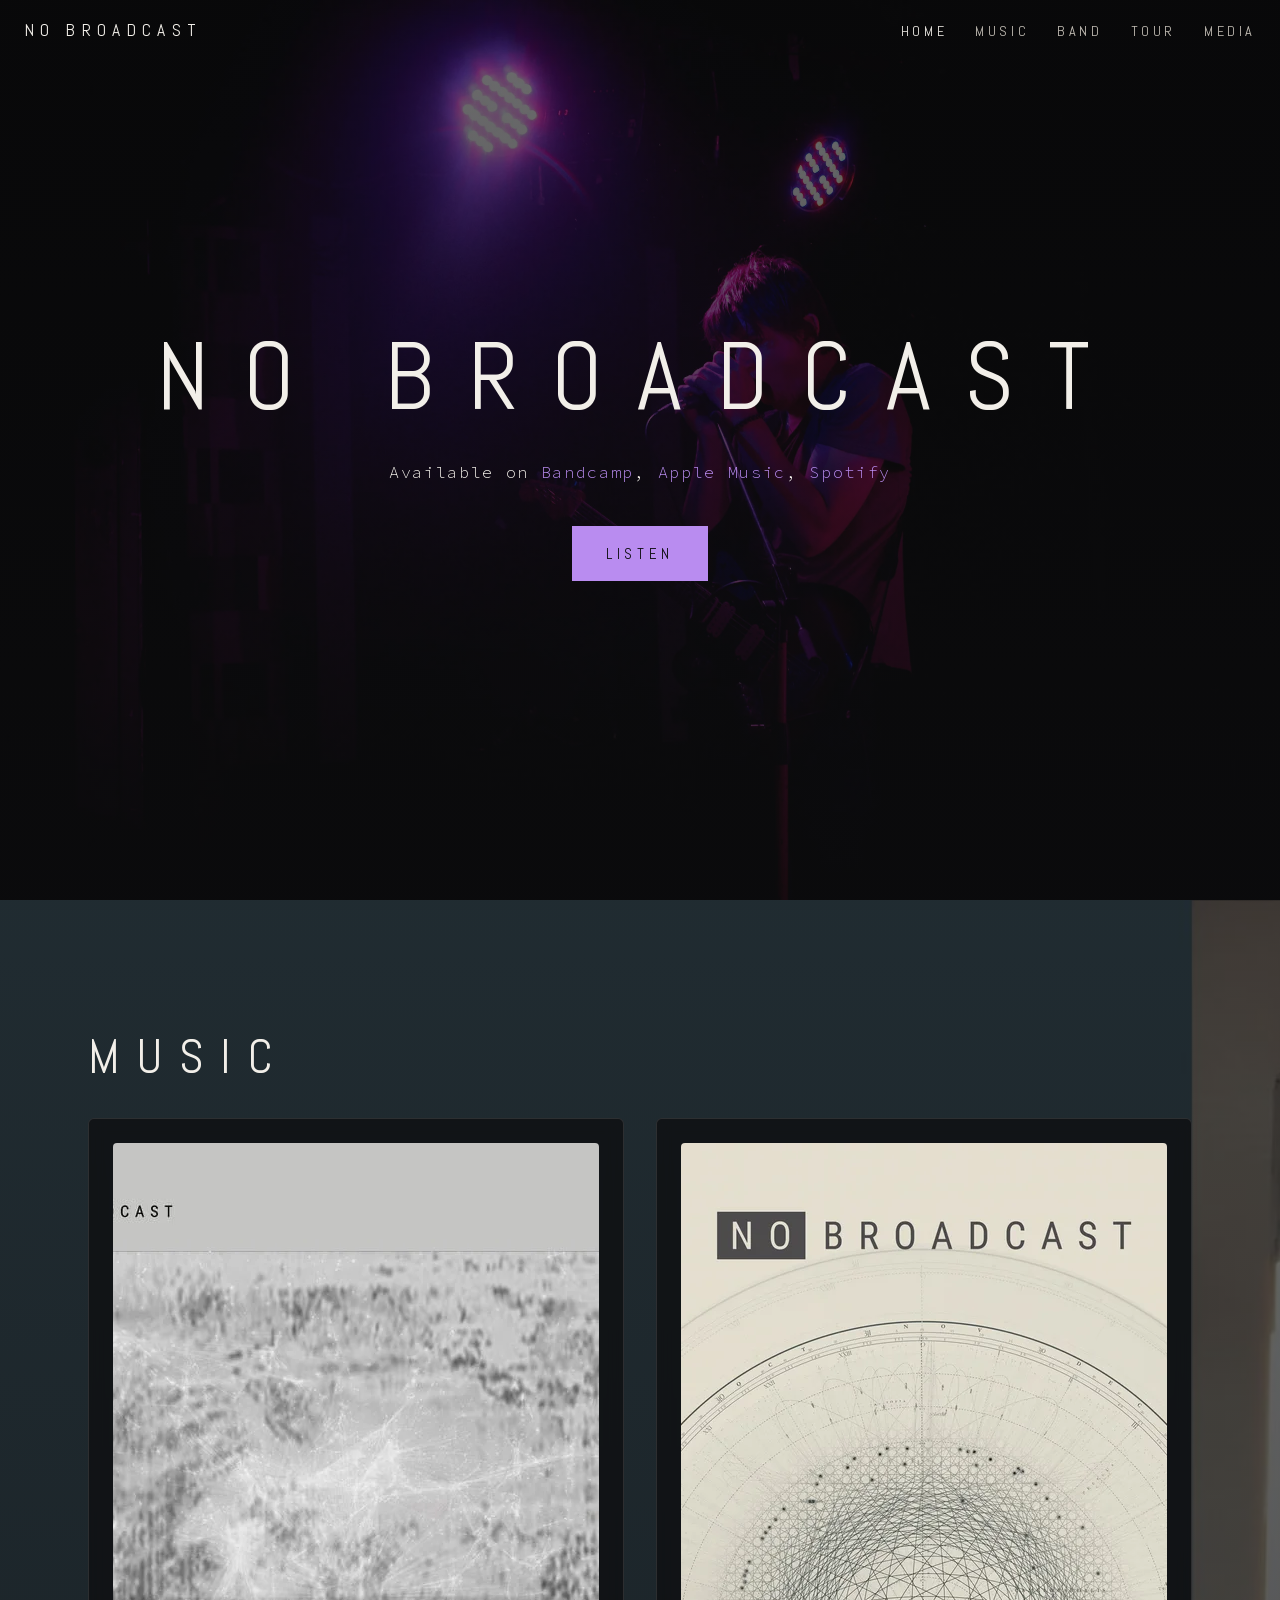
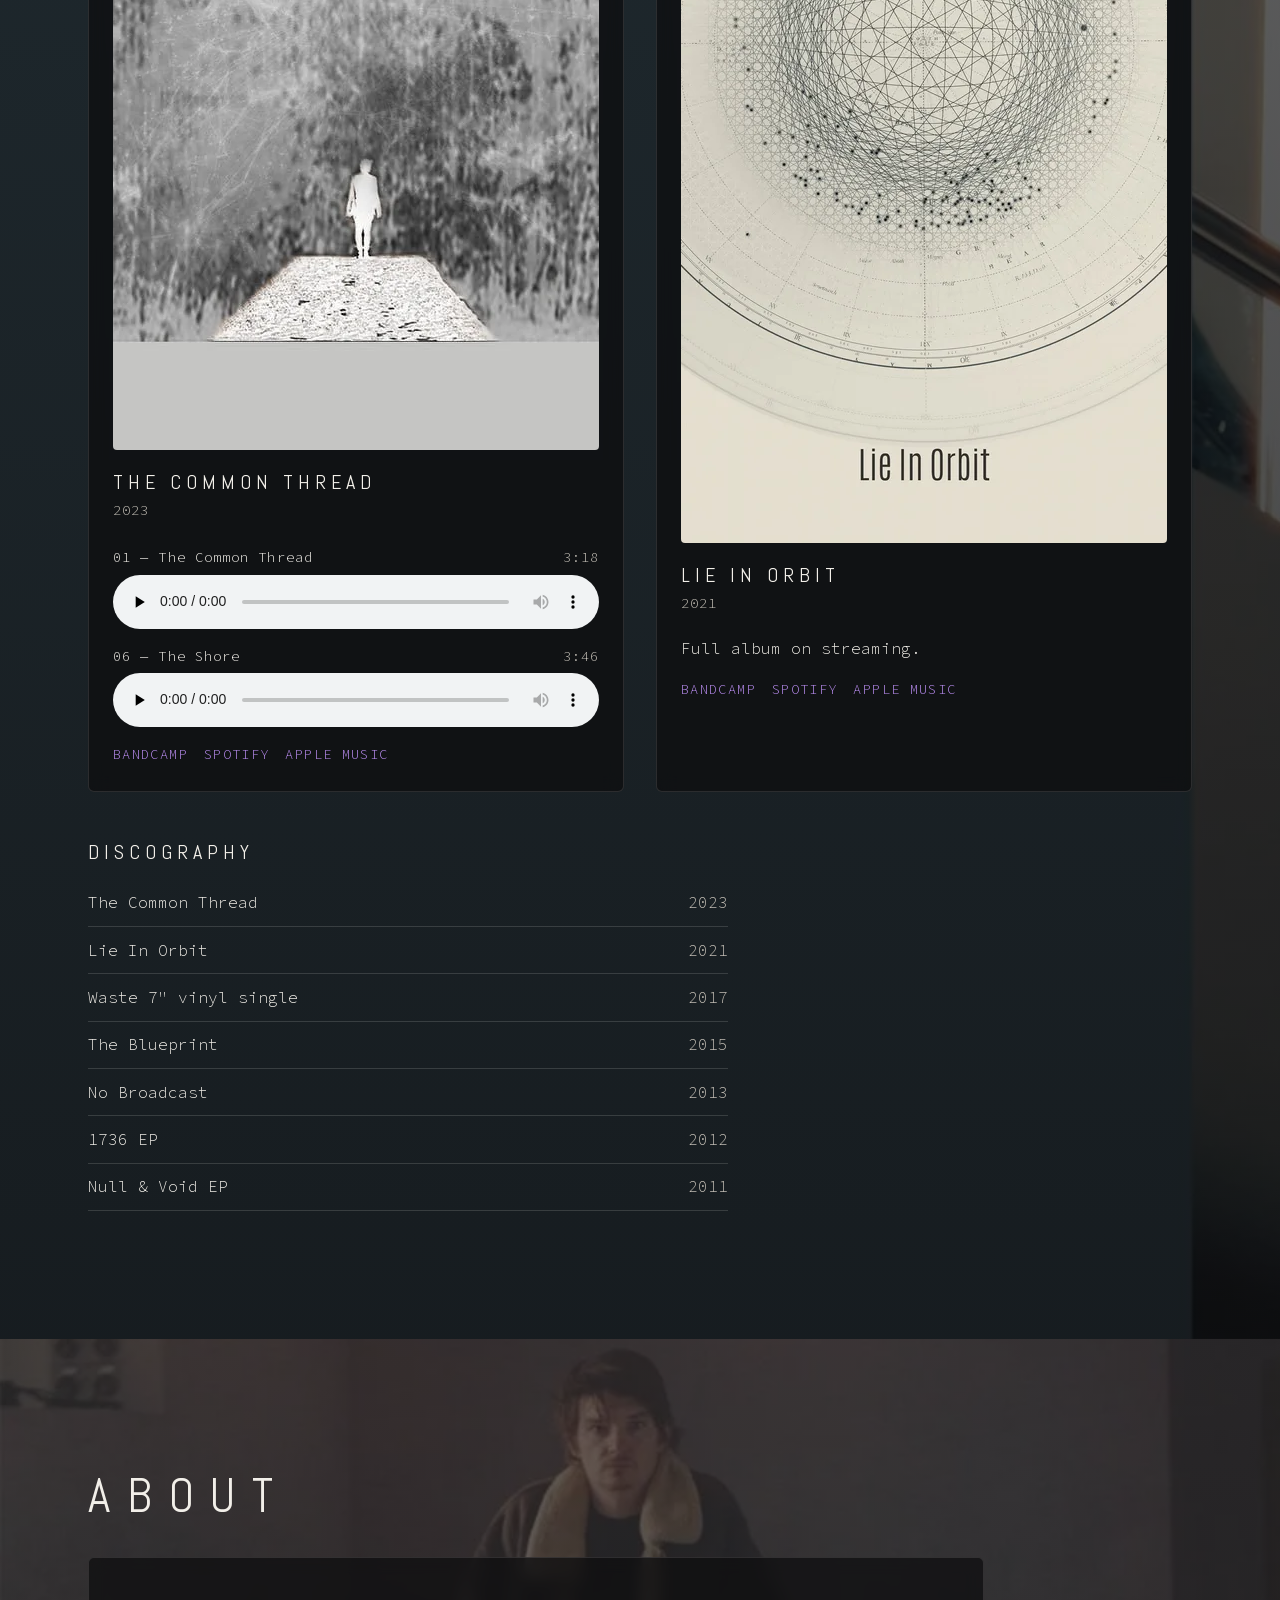
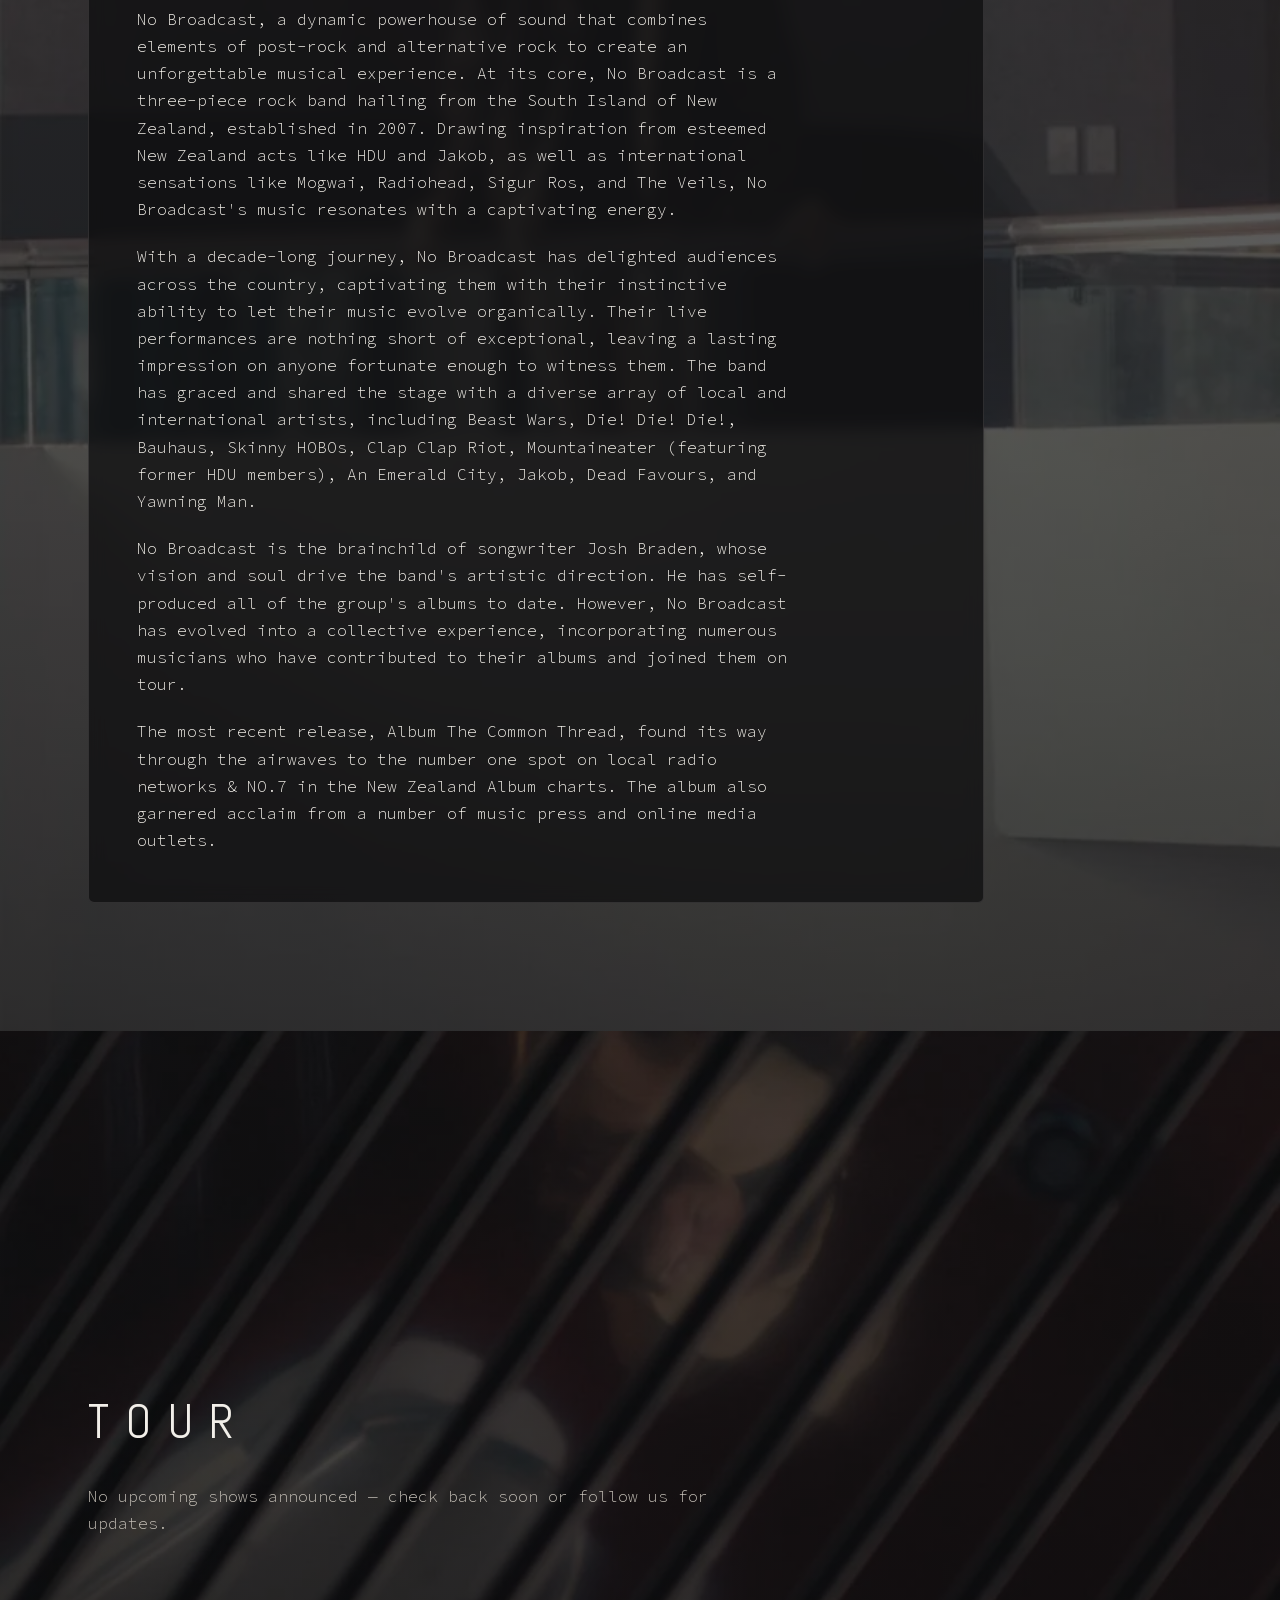
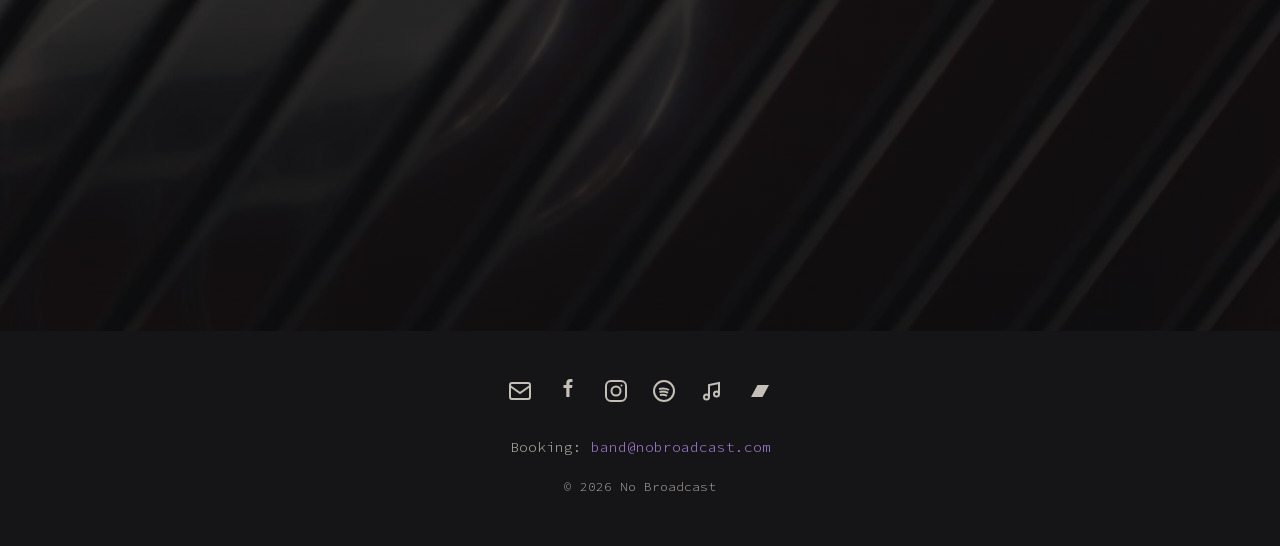
<file: index.html>
<!DOCTYPE html>
<!-- deployed from github.com/fabslab/nobroadcastcom via Workers Builds -->
<html lang="en">
<head>
  <meta charset="utf-8">
  <meta name="viewport" content="width=device-width, initial-scale=1">
  <title>No Broadcast — Post-rock from Aotearoa New Zealand</title>
  <meta name="description" content="No Broadcast, a dynamic powerhouse of sound that combines elements of post-rock and alternative rock to create an unforgettable musical experience.">
  <meta property="og:title" content="No Broadcast — Post-rock from Aotearoa New Zealand">
  <meta property="og:description" content="Post-rock / alternative rock three-piece from the South Island of New Zealand, established 2007.">
  <meta property="og:image" content="assets/img/hero.webp">
  <meta property="og:type" content="website">
  <link rel="icon" type="image/png" href="assets/img/favicon.png">
  <link rel="stylesheet" href="assets/css/style.css">
  <script src="assets/js/main.js" defer></script>
</head>
<body>

  <header class="site-header">
    <a class="wordmark" href="#home">No Broadcast</a>
    <button class="nav-toggle" aria-expanded="false" aria-controls="nav">Menu</button>
    <nav class="site-nav" id="nav" aria-label="Main">
      <ul>
        <li><a href="#home" data-scrollspy="home">Home</a></li>
        <li><a href="#music" data-scrollspy="music">Music</a></li>
        <li><a href="#band" data-scrollspy="band">Band</a></li>
        <li><a href="#tour" data-scrollspy="tour">Tour</a></li>
        <li><a href="media.html">Media</a></li>
      </ul>
    </nav>
  </header>

  <main>

    <section class="section section--center hero" id="home" style="background-image: url('assets/img/hero.webp')">
      <div class="section__inner">
        <h1>No Broadcast</h1>
        <p class="tagline">Available on
          <a href="https://nobroadcast.bandcamp.com" rel="noopener">Bandcamp</a>,
          <a href="https://music.apple.com/us/artist/no-broadcast/664628201" rel="noopener">Apple Music</a>,
          <a href="https://open.spotify.com/artist/1ZrVJoDfkGTTen0bHuorVr" rel="noopener">Spotify</a>
        </p>
        <a class="btn btn--solid" href="#music">Listen</a>
      </div>
    </section>

    <section class="section" id="music" style="background-image: url('assets/img/music-bg.webp')">
      <div class="section__inner">
        <h2 class="reveal">Music</h2>
        <div class="releases">
          <article class="release reveal">
            <img src="assets/img/cover-common-thread.webp" alt="The Common Thread album cover" width="907" height="907">
            <h3>The Common Thread</h3>
            <p class="release__year">2023</p>
            <div class="tracks">
              <div class="track">
                <p class="track__label"><span>01 — The Common Thread</span><span class="track__duration">3:18</span></p>
                <audio controls preload="none" src="assets/audio/the-common-thread.mp3" aria-label="Play The Common Thread"></audio>
              </div>
              <div class="track">
                <p class="track__label"><span>06 — The Shore</span><span class="track__duration">3:46</span></p>
                <audio controls preload="none" src="assets/audio/the-shore.mp3" aria-label="Play The Shore"></audio>
              </div>
            </div>
            <p class="release__links">
              <a href="https://nobroadcast.bandcamp.com" rel="noopener">Bandcamp</a>
              <a href="https://open.spotify.com/artist/1ZrVJoDfkGTTen0bHuorVr" rel="noopener">Spotify</a>
              <a href="https://music.apple.com/us/artist/no-broadcast/664628201" rel="noopener">Apple Music</a>
            </p>
          </article>

          <article class="release reveal">
            <img src="assets/img/cover-lie-in-orbit.webp" alt="Lie In Orbit album cover" width="1000" height="1000">
            <h3>Lie In Orbit</h3>
            <p class="release__year">2021</p>
            <p>Full album on streaming.</p>
            <p class="release__links">
              <a href="https://nobroadcast.bandcamp.com" rel="noopener">Bandcamp</a>
              <a href="https://open.spotify.com/artist/1ZrVJoDfkGTTen0bHuorVr" rel="noopener">Spotify</a>
              <a href="https://music.apple.com/us/artist/no-broadcast/664628201" rel="noopener">Apple Music</a>
            </p>
          </article>
        </div>

        <h3 class="reveal">Discography</h3>
        <ul class="discography reveal">
          <li><span>The Common Thread</span><span class="year">2023</span></li>
          <li><span>Lie In Orbit</span><span class="year">2021</span></li>
          <li><span>Waste 7" vinyl single</span><span class="year">2017</span></li>
          <li><span>The Blueprint</span><span class="year">2015</span></li>
          <li><span>No Broadcast</span><span class="year">2013</span></li>
          <li><span>1736 EP</span><span class="year">2012</span></li>
          <li><span>Null &amp; Void EP</span><span class="year">2011</span></li>
        </ul>
      </div>
    </section>

    <section class="section" id="band" style="background-image: url('assets/img/band-bg.webp')">
      <div class="section__inner">
        <h2 class="reveal">About</h2>
        <div class="panel reveal">
          <p>No Broadcast, a dynamic powerhouse of sound that combines elements of post-rock and alternative rock to create an unforgettable musical experience. At its core, No Broadcast is a three-piece rock band hailing from the South Island of New Zealand, established in 2007. Drawing inspiration from esteemed New Zealand acts like HDU and Jakob, as well as international sensations like Mogwai, Radiohead, Sigur Ros, and The Veils, No Broadcast's music resonates with a captivating energy.</p>
          <p>With a decade-long journey, No Broadcast has delighted audiences across the country, captivating them with their instinctive ability to let their music evolve organically. Their live performances are nothing short of exceptional, leaving a lasting impression on anyone fortunate enough to witness them. The band has graced and shared the stage with a diverse array of local and international artists, including Beast Wars, Die! Die! Die!, Bauhaus, Skinny HOBOs, Clap Clap Riot, Mountaineater (featuring former HDU members), An Emerald City, Jakob, Dead Favours, and Yawning Man.</p>
          <p>No Broadcast is the brainchild of songwriter Josh Braden, whose vision and soul drive the band's artistic direction. He has self-produced all of the group's albums to date. However, No Broadcast has evolved into a collective experience, incorporating numerous musicians who have contributed to their albums and joined them on tour.</p>
          <p>The most recent release, Album The Common Thread, found its way through the airwaves to the number one spot on local radio networks &amp; NO.7 in the New Zealand Album charts. The album also garnered acclaim from a number of music press and online media outlets.</p>
        </div>
      </div>
    </section>

    <section class="section" id="tour" style="background-image: url('assets/img/tour-bg.webp')">
      <div class="section__inner">
        <h2 class="reveal">Tour</h2>
        <p class="tour-fallback reveal">No upcoming shows announced — check back soon or follow us for updates.</p>
        <a class="bit-widget-initializer"
           data-artist-name="No Broadcast"
           data-background-color="rgba(0,0,0,0)"
           data-separator-color="rgba(255,255,255,0.2)"
           data-text-color="#f2efe9"
           data-link-color="#b98cf0"
           data-font="Abel"
           data-auto-style="false"
           data-button-label-capitalization="uppercase"
           data-header-capitalization="uppercase"
           data-display-local-dates="false"
           data-display-past-dates="false"
           data-display-details="false"
           data-display-lineup="false"
           data-display-start-time="false"
           data-social-share-icon="false"
           data-display-limit="all"
           data-date-format="MMM D, YYYY"></a>
        <script charset="utf-8" src="https://widget.bandsintown.com/main.min.js"></script>
      </div>
    </section>

  </main>

  <footer class="site-footer">
    <ul class="social-links">
      <li>
        <a href="mailto:band@nobroadcast.com" aria-label="Email No Broadcast">
          <svg viewBox="0 0 24 24" fill="none" stroke="currentColor" stroke-width="2" aria-hidden="true"><rect x="2" y="4" width="20" height="16" rx="2"/><path d="M2 7l10 7 10-7"/></svg>
        </a>
      </li>
      <li>
        <a href="https://www.facebook.com/nobroadcast" rel="noopener" aria-label="No Broadcast on Facebook">
          <svg viewBox="0 0 24 24" fill="currentColor" aria-hidden="true"><path d="M13.5 9H16l.5-3h-3V4.5c0-.9.3-1.5 1.5-1.5h1.5V.2C16.2.16 15.3 0 14.3 0 11.9 0 10.3 1.5 10.3 4.3V6H7.5v3h2.8v9h3.2V9z"/></svg>
        </a>
      </li>
      <li>
        <a href="https://www.instagram.com/no.broadcast/" rel="noopener" aria-label="No Broadcast on Instagram">
          <svg viewBox="0 0 24 24" fill="none" stroke="currentColor" stroke-width="2" aria-hidden="true"><rect x="2" y="2" width="20" height="20" rx="5"/><circle cx="12" cy="12" r="4.5"/><circle cx="17.5" cy="6.5" r="1" fill="currentColor" stroke="none"/></svg>
        </a>
      </li>
      <li>
        <a href="https://open.spotify.com/artist/1ZrVJoDfkGTTen0bHuorVr" rel="noopener" aria-label="No Broadcast on Spotify">
          <svg viewBox="0 0 24 24" fill="none" stroke="currentColor" stroke-width="2" aria-hidden="true"><circle cx="12" cy="12" r="10"/><path d="M7 10c3.5-1 7-0.7 10 1M7.5 13c3-0.8 5.8-0.5 8.5 0.9M8 16c2.5-0.6 4.8-0.4 7 0.8"/></svg>
        </a>
      </li>
      <li>
        <a href="https://music.apple.com/us/artist/no-broadcast/664628201" rel="noopener" aria-label="No Broadcast on Apple Music">
          <svg viewBox="0 0 24 24" fill="none" stroke="currentColor" stroke-width="2" aria-hidden="true"><path d="M9 18V6l10-2v11"/><circle cx="6.5" cy="18" r="2.5"/><circle cx="16.5" cy="15" r="2.5"/></svg>
        </a>
      </li>
      <li>
        <a href="https://nobroadcast.bandcamp.com" rel="noopener" aria-label="No Broadcast on Bandcamp">
          <svg viewBox="0 0 24 24" fill="currentColor" aria-hidden="true"><path d="M3 18L9.5 6H21L14.5 18H3z"/></svg>
        </a>
      </li>
    </ul>
    <p class="booking">Booking: <a href="mailto:band@nobroadcast.com">band@nobroadcast.com</a></p>
    <p class="copyright">© 2026 No Broadcast</p>
  </footer>

</body>
</html>
</file>
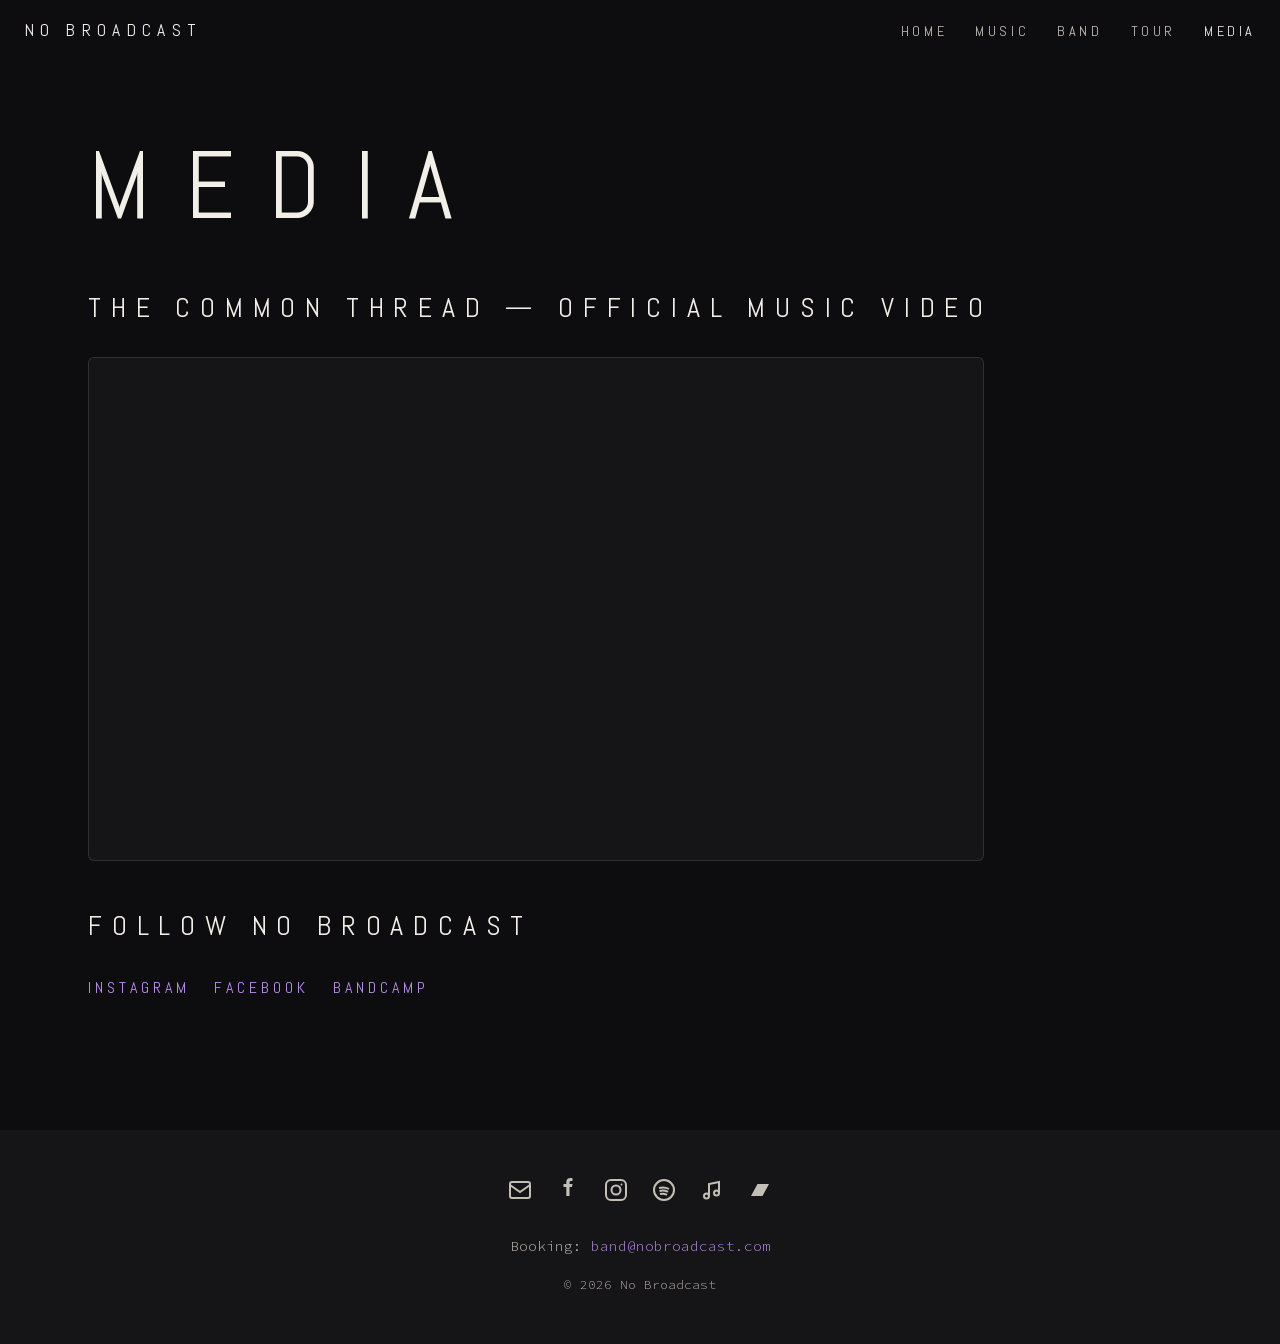
<file: media.html>
<!DOCTYPE html>
<html lang="en">
<head>
  <meta charset="utf-8">
  <meta name="viewport" content="width=device-width, initial-scale=1">
  <title>Media — No Broadcast</title>
  <meta name="description" content="Videos and media from No Broadcast, post-rock band from the South Island of New Zealand.">
  <link rel="icon" type="image/png" href="assets/img/favicon.png">
  <link rel="stylesheet" href="assets/css/style.css">
  <script src="assets/js/main.js" defer></script>
</head>
<body>

  <header class="site-header">
    <a class="wordmark" href="index.html">No Broadcast</a>
    <button class="nav-toggle" aria-expanded="false" aria-controls="nav">Menu</button>
    <nav class="site-nav" id="nav" aria-label="Main">
      <ul>
        <li><a href="index.html#home">Home</a></li>
        <li><a href="index.html#music">Music</a></li>
        <li><a href="index.html#band">Band</a></li>
        <li><a href="index.html#tour">Tour</a></li>
        <li><a href="media.html" aria-current="page">Media</a></li>
      </ul>
    </nav>
  </header>

  <main>

    <section class="section section--plain" id="media">
      <div class="section__inner">
        <h1>Media</h1>

        <h2 style="font-size: clamp(1.25rem, 3vw, 1.75rem); margin-top: 3rem;">The Common Thread — Official Music Video</h2>
        <div class="video-wrap">
          <iframe src="https://www.youtube-nocookie.com/embed/S--J2O8Ufhs"
                  title="The Common Thread (Official Music Video)"
                  loading="lazy"
                  allow="accelerometer; autoplay; clipboard-write; encrypted-media; gyroscope; picture-in-picture"
                  allowfullscreen></iframe>
        </div>

        <h2 style="font-size: clamp(1.25rem, 3vw, 1.75rem); margin-top: 3rem;">Follow No Broadcast</h2>
        <p class="follow-links">
          <a href="https://www.instagram.com/no.broadcast/" rel="noopener">Instagram</a>
          <a href="https://www.facebook.com/nobroadcast" rel="noopener">Facebook</a>
          <a href="https://nobroadcast.bandcamp.com" rel="noopener">Bandcamp</a>
        </p>
      </div>
    </section>

  </main>

  <footer class="site-footer">
    <ul class="social-links">
      <li>
        <a href="mailto:band@nobroadcast.com" aria-label="Email No Broadcast">
          <svg viewBox="0 0 24 24" fill="none" stroke="currentColor" stroke-width="2" aria-hidden="true"><rect x="2" y="4" width="20" height="16" rx="2"/><path d="M2 7l10 7 10-7"/></svg>
        </a>
      </li>
      <li>
        <a href="https://www.facebook.com/nobroadcast" rel="noopener" aria-label="No Broadcast on Facebook">
          <svg viewBox="0 0 24 24" fill="currentColor" aria-hidden="true"><path d="M13.5 9H16l.5-3h-3V4.5c0-.9.3-1.5 1.5-1.5h1.5V.2C16.2.16 15.3 0 14.3 0 11.9 0 10.3 1.5 10.3 4.3V6H7.5v3h2.8v9h3.2V9z"/></svg>
        </a>
      </li>
      <li>
        <a href="https://www.instagram.com/no.broadcast/" rel="noopener" aria-label="No Broadcast on Instagram">
          <svg viewBox="0 0 24 24" fill="none" stroke="currentColor" stroke-width="2" aria-hidden="true"><rect x="2" y="2" width="20" height="20" rx="5"/><circle cx="12" cy="12" r="4.5"/><circle cx="17.5" cy="6.5" r="1" fill="currentColor" stroke="none"/></svg>
        </a>
      </li>
      <li>
        <a href="https://open.spotify.com/artist/1ZrVJoDfkGTTen0bHuorVr" rel="noopener" aria-label="No Broadcast on Spotify">
          <svg viewBox="0 0 24 24" fill="none" stroke="currentColor" stroke-width="2" aria-hidden="true"><circle cx="12" cy="12" r="10"/><path d="M7 10c3.5-1 7-0.7 10 1M7.5 13c3-0.8 5.8-0.5 8.5 0.9M8 16c2.5-0.6 4.8-0.4 7 0.8"/></svg>
        </a>
      </li>
      <li>
        <a href="https://music.apple.com/us/artist/no-broadcast/664628201" rel="noopener" aria-label="No Broadcast on Apple Music">
          <svg viewBox="0 0 24 24" fill="none" stroke="currentColor" stroke-width="2" aria-hidden="true"><path d="M9 18V6l10-2v11"/><circle cx="6.5" cy="18" r="2.5"/><circle cx="16.5" cy="15" r="2.5"/></svg>
        </a>
      </li>
      <li>
        <a href="https://nobroadcast.bandcamp.com" rel="noopener" aria-label="No Broadcast on Bandcamp">
          <svg viewBox="0 0 24 24" fill="currentColor" aria-hidden="true"><path d="M3 18L9.5 6H21L14.5 18H3z"/></svg>
        </a>
      </li>
    </ul>
    <p class="booking">Booking: <a href="mailto:band@nobroadcast.com">band@nobroadcast.com</a></p>
    <p class="copyright">© 2026 No Broadcast</p>
  </footer>

</body>
</html>
</file>
<file: assets/css/style.css>
/* No Broadcast — static site stylesheet */

@font-face {
  font-family: 'Abel';
  font-style: normal;
  font-weight: 400;
  font-display: swap;
  src: url('../fonts/abel-regular.woff2') format('woff2');
}

@font-face {
  font-family: 'Source Code Pro';
  font-style: normal;
  font-weight: 300 400;
  font-display: swap;
  src: url('../fonts/source-code-pro.woff2') format('woff2');
}

:root {
  --bg: #0d0d0f;
  --bg-alt: #151517;
  --panel: rgba(13, 13, 15, 0.72);
  --text: #f2efe9;
  --muted: #c4bfb6;
  --accent: #b98cf0;
  --max: 72rem;
  --font-head: 'Abel', sans-serif;
  --font-body: 'Source Code Pro', monospace;
}

*,
*::before,
*::after {
  box-sizing: border-box;
  margin: 0;
}

html {
  scroll-behavior: smooth;
}

img {
  max-width: 100%;
  display: block;
}

body {
  background: var(--bg);
  color: var(--text);
  font-family: var(--font-body);
  font-weight: 300;
  font-size: 1rem;
  line-height: 1.7;
}

a {
  color: var(--accent);
  text-decoration: none;
}

a:hover,
a:focus-visible {
  text-decoration: underline;
}

/* ---------- Header ---------- */

.site-header {
  position: fixed;
  inset: 0 0 auto 0;
  z-index: 100;
  display: flex;
  align-items: center;
  justify-content: space-between;
  padding: 1rem 1.5rem;
  transition: background 0.3s ease;
}

.site-header.scrolled,
.site-header:has(.site-nav.open) {
  background: rgba(13, 13, 15, 0.85);
  backdrop-filter: blur(12px);
  -webkit-backdrop-filter: blur(12px);
}

.wordmark {
  font-family: var(--font-head);
  font-size: 1.1rem;
  letter-spacing: 0.35em;
  text-transform: uppercase;
  color: var(--text);
}

.wordmark:hover,
.wordmark:focus-visible {
  text-decoration: none;
  color: var(--accent);
}

.site-nav ul {
  display: flex;
  gap: 1.75rem;
  list-style: none;
  padding: 0;
}

.site-nav a {
  font-family: var(--font-head);
  font-size: 0.9rem;
  letter-spacing: 0.25em;
  text-transform: uppercase;
  color: var(--muted);
  transition: color 0.2s ease;
}

.site-nav a:hover,
.site-nav a:focus-visible,
.site-nav a[aria-current] {
  color: var(--text);
  text-decoration: none;
}

.nav-toggle {
  display: none;
  background: none;
  border: 1px solid var(--muted);
  border-radius: 4px;
  color: var(--text);
  font-family: var(--font-head);
  font-size: 0.85rem;
  letter-spacing: 0.25em;
  text-transform: uppercase;
  padding: 0.5em 1em;
  cursor: pointer;
}

/* ---------- Sections ---------- */

.section {
  position: relative;
  min-height: 100svh;
  display: flex;
  align-items: center;
  background-size: cover;
  background-position: center;
}

.section::before {
  content: '';
  position: absolute;
  inset: 0;
  background: linear-gradient(rgba(13, 13, 15, 0.6), rgba(13, 13, 15, 0.8));
}

.section--plain {
  min-height: 0;
  background: var(--bg);
}

.section--plain::before {
  content: none;
}

.section__inner {
  position: relative;
  width: 100%;
  max-width: var(--max);
  margin: 0 auto;
  padding: clamp(4rem, 10vw, 8rem) 1.5rem;
}

.section--center .section__inner {
  text-align: center;
}

h1,
h2,
h3 {
  font-family: var(--font-head);
  font-weight: 400;
  text-transform: uppercase;
  letter-spacing: 0.35em;
  line-height: 1.2;
}

h1 {
  font-size: clamp(2.5rem, 8vw, 6rem);
}

h2 {
  font-size: clamp(1.75rem, 4vw, 3rem);
  margin-bottom: 2rem;
}

h3 {
  font-size: 1.25rem;
  letter-spacing: 0.25em;
  margin: 3rem 0 1rem;
}

.section p {
  max-width: 65ch;
}

.section--center p {
  margin-inline: auto;
}

p + p {
  margin-top: 1.25em;
}

/* ---------- Hero ---------- */

.hero .tagline {
  margin-top: 1.5rem;
  font-size: 1.05rem;
  letter-spacing: 0.1em;
}

.hero .btn {
  margin-top: 2.5rem;
}

/* ---------- Buttons ---------- */

.btn {
  display: inline-block;
  font-family: var(--font-head);
  font-size: 0.95rem;
  letter-spacing: 0.3em;
  text-transform: uppercase;
  color: var(--text);
  border: 1px solid var(--text);
  background: transparent;
  padding: 0.9em 2.2em;
  cursor: pointer;
  transition: background 0.2s ease, color 0.2s ease, border-color 0.2s ease;
}

.btn:hover,
.btn:focus-visible {
  background: var(--accent);
  border-color: var(--accent);
  color: var(--bg);
  text-decoration: none;
}

.btn--solid {
  background: var(--accent);
  border-color: var(--accent);
  color: var(--bg);
}

.btn--solid:hover,
.btn--solid:focus-visible {
  background: var(--text);
  border-color: var(--text);
}

/* ---------- Release cards ---------- */

.releases {
  display: grid;
  grid-template-columns: repeat(auto-fit, minmax(min(100%, 20rem), 1fr));
  gap: 2rem;
  margin-top: 1rem;
}

.release {
  background: var(--panel);
  backdrop-filter: blur(8px);
  -webkit-backdrop-filter: blur(8px);
  border: 1px solid rgba(242, 239, 233, 0.12);
  border-radius: 6px;
  padding: 1.5rem;
}

.release img {
  width: 100%;
  aspect-ratio: 1;
  object-fit: cover;
  border-radius: 4px;
}

.release h3 {
  margin: 1.25rem 0 0.25rem;
}

.release .release__year {
  color: var(--muted);
  font-size: 0.9rem;
}

.release__links {
  display: flex;
  flex-wrap: wrap;
  gap: 1rem;
  margin-top: 1rem;
  font-size: 0.85rem;
  letter-spacing: 0.1em;
  text-transform: uppercase;
}

/* ---------- Tracks ---------- */

.tracks {
  margin-top: 1.5rem;
  display: grid;
  gap: 1rem;
}

.track__label {
  display: flex;
  justify-content: space-between;
  gap: 1rem;
  font-size: 0.85rem;
  letter-spacing: 0.08em;
  margin-bottom: 0.35rem;
}

.track__duration {
  color: var(--muted);
}

.track audio {
  width: 100%;
  display: block;
}

/* ---------- Discography ---------- */

.discography {
  list-style: none;
  padding: 0;
  max-width: 40rem;
}

.discography li {
  display: flex;
  justify-content: space-between;
  gap: 1.5rem;
  padding: 0.6rem 0;
  border-bottom: 1px solid rgba(242, 239, 233, 0.15);
}

.discography .year {
  color: var(--muted);
}

/* ---------- Panel (bio) ---------- */

.panel {
  max-width: 56rem;
  background: var(--panel);
  backdrop-filter: blur(8px);
  -webkit-backdrop-filter: blur(8px);
  border: 1px solid rgba(242, 239, 233, 0.12);
  border-radius: 6px;
  padding: clamp(1.5rem, 4vw, 3rem);
}

/* ---------- Tour ---------- */

.tour-fallback {
  color: var(--muted);
  margin-bottom: 2rem;
}

.bit-widget {
  font-family: var(--font-body) !important;
  color: var(--text);
}

.bit-widget a {
  color: var(--accent);
}

/* ---------- Media page ---------- */

.video-wrap {
  aspect-ratio: 16 / 9;
  max-width: 56rem;
  background: var(--bg-alt);
  border: 1px solid rgba(242, 239, 233, 0.12);
  border-radius: 6px;
  overflow: hidden;
}

.video-wrap iframe {
  width: 100%;
  height: 100%;
  border: 0;
  display: block;
}

.follow-links {
  display: flex;
  flex-wrap: wrap;
  gap: 1.5rem;
  margin-top: 1.5rem;
  font-family: var(--font-head);
  letter-spacing: 0.25em;
  text-transform: uppercase;
}

/* ---------- Footer ---------- */

.site-footer {
  background: var(--bg-alt);
  padding: 3rem 1.5rem;
  text-align: center;
}

.social-links {
  display: flex;
  justify-content: center;
  gap: 1.5rem;
  list-style: none;
  padding: 0;
  margin-bottom: 1.5rem;
}

.social-links a {
  color: var(--muted);
  display: inline-flex;
  transition: color 0.2s ease;
}

.social-links a:hover,
.social-links a:focus-visible {
  color: var(--accent);
}

.social-links svg {
  width: 24px;
  height: 24px;
}

.booking {
  font-size: 0.9rem;
  color: var(--muted);
  margin-bottom: 0.75rem;
}

.copyright {
  font-size: 0.8rem;
  color: var(--muted);
}

/* ---------- Reveal motion ---------- */

.reveal {
  opacity: 0;
  transform: translateY(1.5rem);
  transition: opacity 0.6s ease, transform 0.6s ease;
}

.reveal.visible {
  opacity: 1;
  transform: none;
}

/* ---------- Responsive ---------- */

@media (max-width: 48rem) {
  .site-header {
    flex-wrap: wrap;
  }

  .nav-toggle {
    display: block;
  }

  .site-nav {
    display: none;
    width: 100%;
  }

  .site-nav.open {
    display: block;
  }

  .site-nav ul {
    flex-direction: column;
    gap: 0;
    padding: 1rem 0 0.5rem;
  }

  .site-nav li {
    padding: 0.6rem 0;
  }

  .section__inner {
    padding-inline: 1.25rem;
  }
}

@media (prefers-reduced-motion: reduce) {
  html {
    scroll-behavior: auto;
  }

  .reveal {
    opacity: 1;
    transform: none;
    transition: none;
  }
}
</file>
